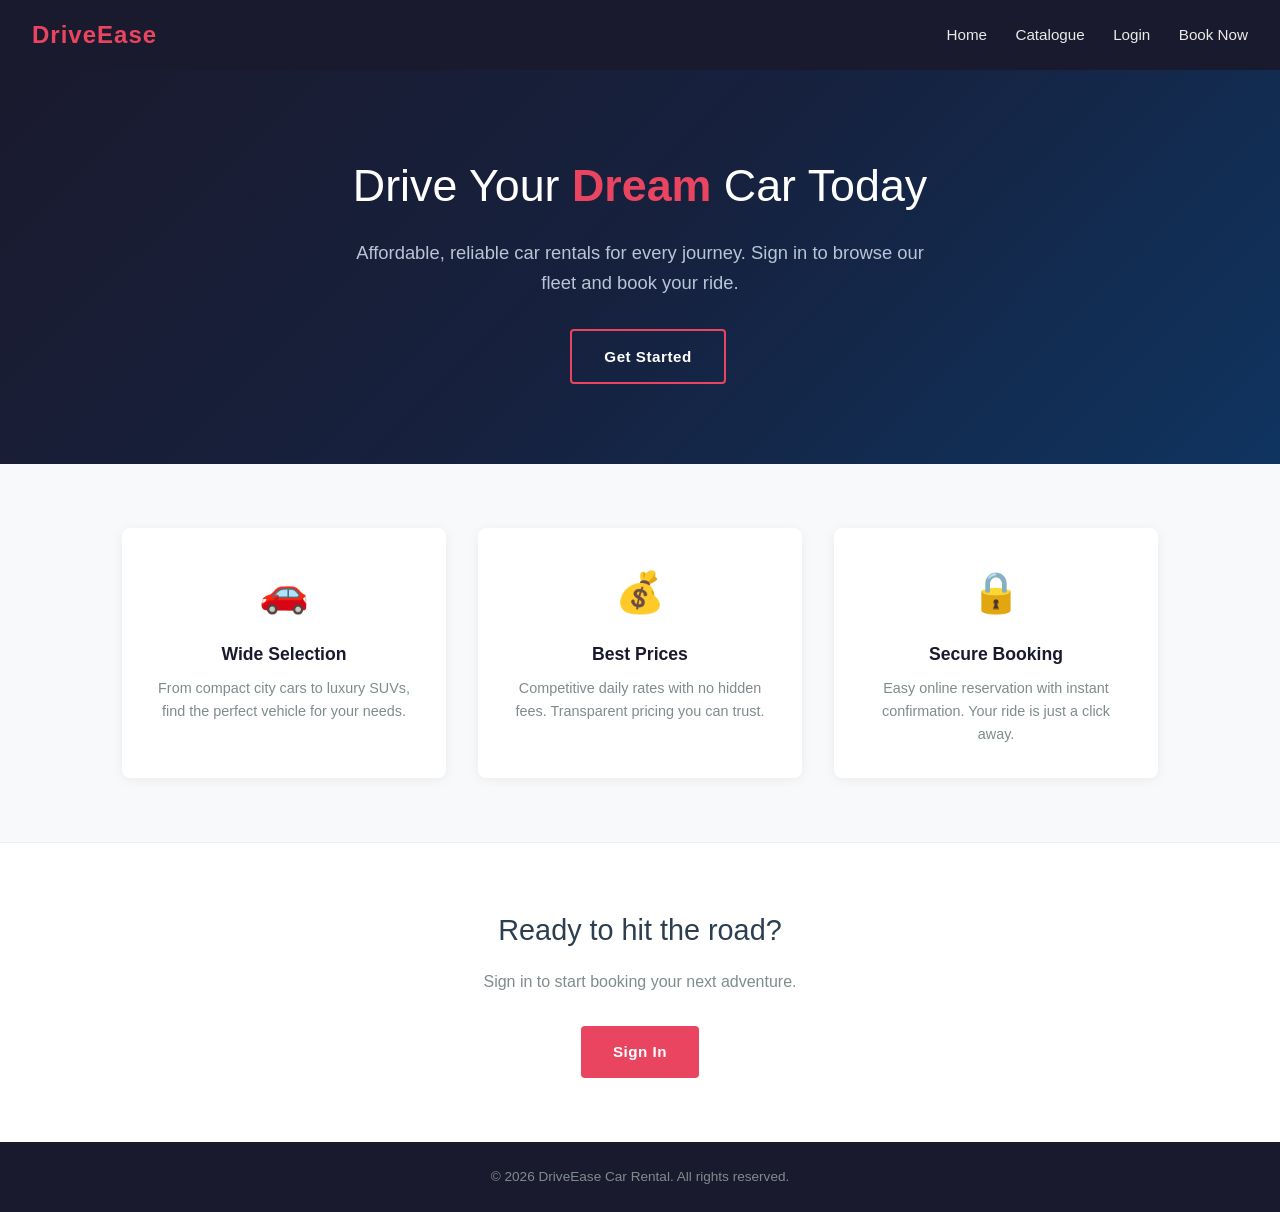
<file: index.html>
<!DOCTYPE html>
<html lang="en">
<head>
  <meta charset="UTF-8">
  <meta name="viewport" content="width=device-width, initial-scale=1.0">
  <title>DriveEase — Car Rental</title>
  <link rel="stylesheet" href="style.css">
</head>
<body>

  <header>
    <a href="index.html" class="logo">DriveEase</a>
    <nav>
      <a href="index.html">Home</a>
      <a href="catalogue.html">Catalogue</a>
      <a href="login.html">Login</a>
      <a href="register.html">Book Now</a>
    </nav>
  </header>

  <section class="hero">
    <h1>Drive Your <span>Dream</span> Car Today</h1>
    <p>Affordable, reliable car rentals for every journey. Sign in to browse our fleet and book your ride.</p>
    <a href="login.html" class="btn btn-outline">Get Started</a>
  </section>

  <section class="features">
    <div class="feature-card">
      <div class="icon">&#128663;</div>
      <h3>Wide Selection</h3>
      <p>From compact city cars to luxury SUVs, find the perfect vehicle for your needs.</p>
    </div>
    <div class="feature-card">
      <div class="icon">&#128176;</div>
      <h3>Best Prices</h3>
      <p>Competitive daily rates with no hidden fees. Transparent pricing you can trust.</p>
    </div>
    <div class="feature-card">
      <div class="icon">&#128274;</div>
      <h3>Secure Booking</h3>
      <p>Easy online reservation with instant confirmation. Your ride is just a click away.</p>
    </div>
  </section>

  <section class="cta">
    <h2>Ready to hit the road?</h2>
    <p>Sign in to start booking your next adventure.</p>
    <a href="login.html" class="btn btn-primary">Sign In</a>
  </section>

  <footer>
    <p>&copy; 2026 DriveEase Car Rental. All rights reserved.</p>
  </footer>

</body>
</html>
</file>
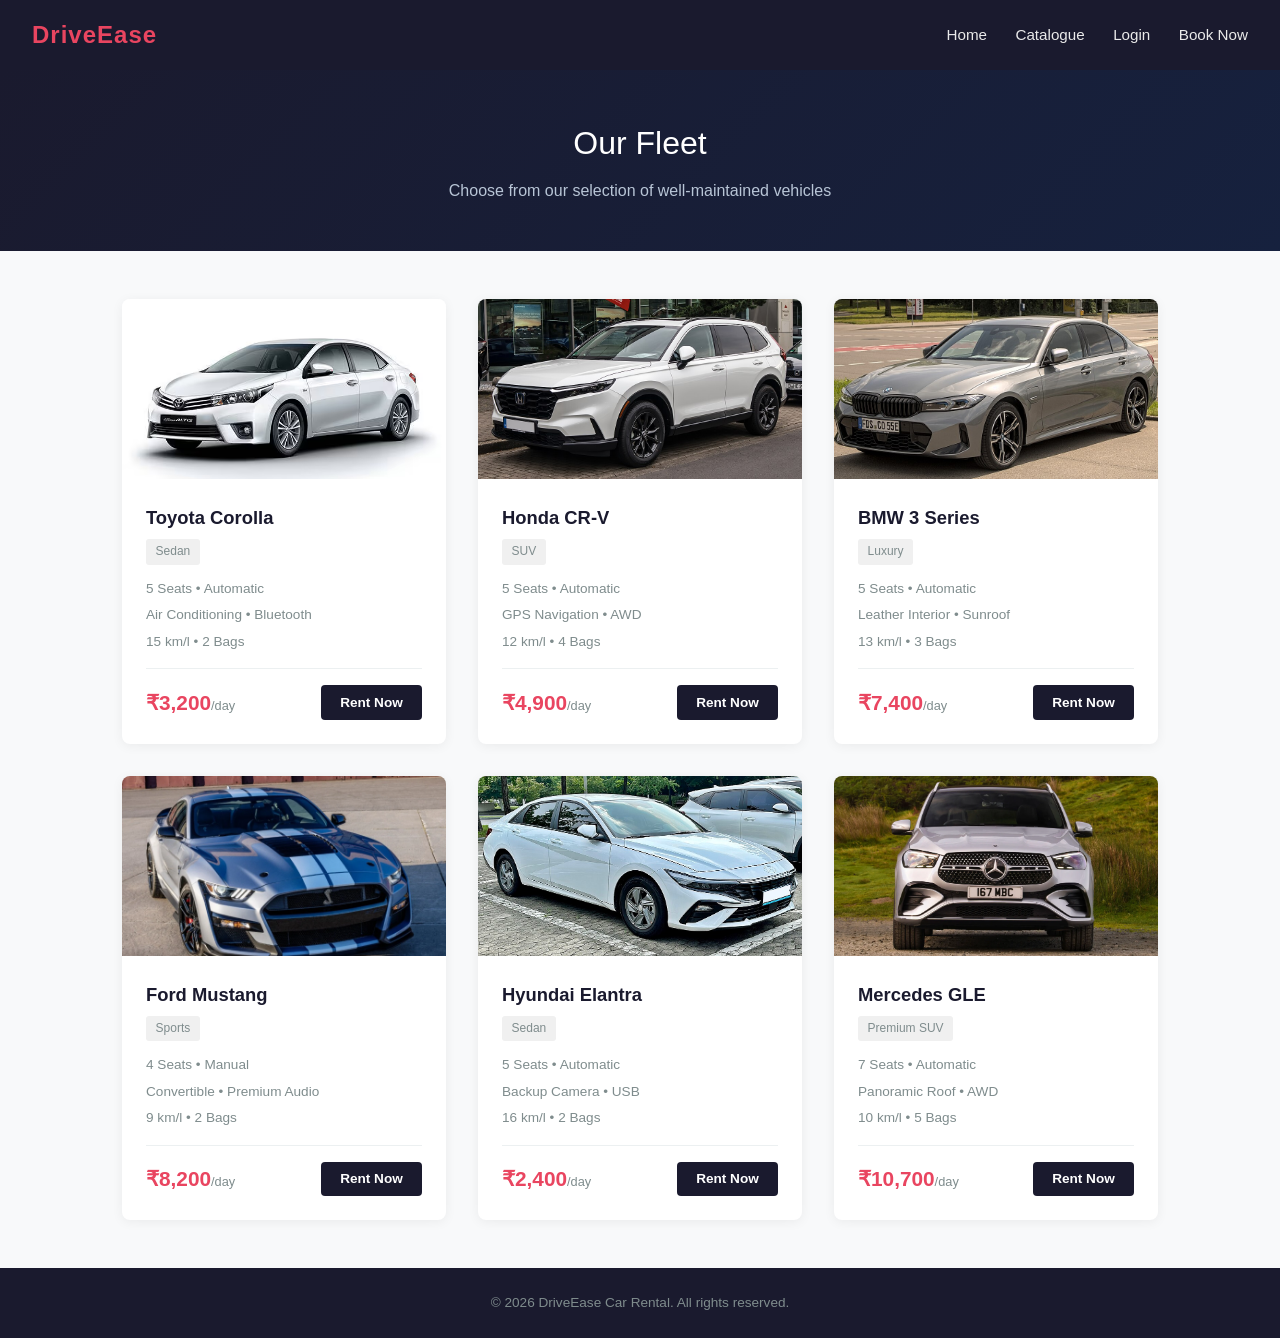
<file: catalogue.html>
<!DOCTYPE html>
<html lang="en">
<head>
  <meta charset="UTF-8">
  <meta name="viewport" content="width=device-width, initial-scale=1.0">
  <title>Catalogue — DriveEase</title>
  <link rel="stylesheet" href="style.css">
</head>
<body>

  <header>
    <a href="index.html" class="logo">DriveEase</a>
    <nav>
      <a href="index.html">Home</a>
      <a href="catalogue.html">Catalogue</a>
      <a href="login.html">Login</a>
      <a href="register.html">Book Now</a>
    </nav>
  </header>

  <div id="auth-banner" class="auth-banner" style="display:none;">
    Signed in as <strong id="user-greeting"></strong>
  </div>

  <section class="page-header">
    <h1>Our Fleet</h1>
    <p>Choose from our selection of well-maintained vehicles</p>
  </section>

  <section class="catalogue">

    <div class="car-card">
      <div class="car-image">
        <img src="images/corolla.jpg" alt="Toyota Corolla sedan">
      </div>
      <div class="car-details">
        <h3>Toyota Corolla</h3>
        <span class="car-type">Sedan</span>
        <ul class="car-specs">
          <li>5 Seats &bull; Automatic</li>
          <li>Air Conditioning &bull; Bluetooth</li>
          <li>15 km/l &bull; 2 Bags</li>
        </ul>
        <div class="car-footer">
          <div class="price">&#8377;3,200<span>/day</span></div>
          <button type="button" class="btn-rent" data-car="Toyota Corolla">Rent Now</button>
        </div>
      </div>
    </div>

    <div class="car-card">
      <div class="car-image">
        <img src="images/crv.jpg" alt="Honda CR-V SUV">
      </div>
      <div class="car-details">
        <h3>Honda CR-V</h3>
        <span class="car-type">SUV</span>
        <ul class="car-specs">
          <li>5 Seats &bull; Automatic</li>
          <li>GPS Navigation &bull; AWD</li>
          <li>12 km/l &bull; 4 Bags</li>
        </ul>
        <div class="car-footer">
          <div class="price">&#8377;4,900<span>/day</span></div>
          <button type="button" class="btn-rent" data-car="Honda CR-V">Rent Now</button>
        </div>
      </div>
    </div>

    <div class="car-card">
      <div class="car-image">
        <img src="images/bmw.jpg" alt="BMW 3 Series luxury sedan">
      </div>
      <div class="car-details">
        <h3>BMW 3 Series</h3>
        <span class="car-type">Luxury</span>
        <ul class="car-specs">
          <li>5 Seats &bull; Automatic</li>
          <li>Leather Interior &bull; Sunroof</li>
          <li>13 km/l &bull; 3 Bags</li>
        </ul>
        <div class="car-footer">
          <div class="price">&#8377;7,400<span>/day</span></div>
          <button type="button" class="btn-rent" data-car="BMW 3 Series">Rent Now</button>
        </div>
      </div>
    </div>

    <div class="car-card">
      <div class="car-image">
        <img src="images/mustang.jpg" alt="Ford Mustang sports car">
      </div>
      <div class="car-details">
        <h3>Ford Mustang</h3>
        <span class="car-type">Sports</span>
        <ul class="car-specs">
          <li>4 Seats &bull; Manual</li>
          <li>Convertible &bull; Premium Audio</li>
          <li>9 km/l &bull; 2 Bags</li>
        </ul>
        <div class="car-footer">
          <div class="price">&#8377;8,200<span>/day</span></div>
          <button type="button" class="btn-rent" data-car="Ford Mustang">Rent Now</button>
        </div>
      </div>
    </div>

    <div class="car-card">
      <div class="car-image">
        <img src="images/elantra.jpg" alt="Hyundai Elantra compact car">
      </div>
      <div class="car-details">
        <h3>Hyundai Elantra</h3>
        <span class="car-type">Sedan</span>
        <ul class="car-specs">
          <li>5 Seats &bull; Automatic</li>
          <li>Backup Camera &bull; USB</li>
          <li>16 km/l &bull; 2 Bags</li>
        </ul>
        <div class="car-footer">
          <div class="price">&#8377;2,400<span>/day</span></div>
          <button type="button" class="btn-rent" data-car="Hyundai Elantra">Rent Now</button>
        </div>
      </div>
    </div>

    <div class="car-card">
      <div class="car-image">
        <img src="images/mercedes.jpg" alt="Mercedes GLE premium SUV">
      </div>
      <div class="car-details">
        <h3>Mercedes GLE</h3>
        <span class="car-type">Premium SUV</span>
        <ul class="car-specs">
          <li>7 Seats &bull; Automatic</li>
          <li>Panoramic Roof &bull; AWD</li>
          <li>10 km/l &bull; 5 Bags</li>
        </ul>
        <div class="car-footer">
          <div class="price">&#8377;10,700<span>/day</span></div>
          <button type="button" class="btn-rent" data-car="Mercedes GLE">Rent Now</button>
        </div>
      </div>
    </div>

  </section>

  <footer>
    <p>&copy; 2026 DriveEase Car Rental. All rights reserved.</p>
  </footer>

  <script>
    var userName = sessionStorage.getItem('userName');
    if (sessionStorage.getItem('loggedIn') === 'true' && userName) {
      document.getElementById('user-greeting').textContent = userName;
      document.getElementById('auth-banner').style.display = 'block';
    }

    document.querySelectorAll('.btn-rent').forEach(function (btn) {
      btn.addEventListener('click', function () {
        var carName = this.getAttribute('data-car');
        window.location.href = 'register.html?car=' + encodeURIComponent(carName);
      });
    });
  </script>

</body>
</html>
</file>
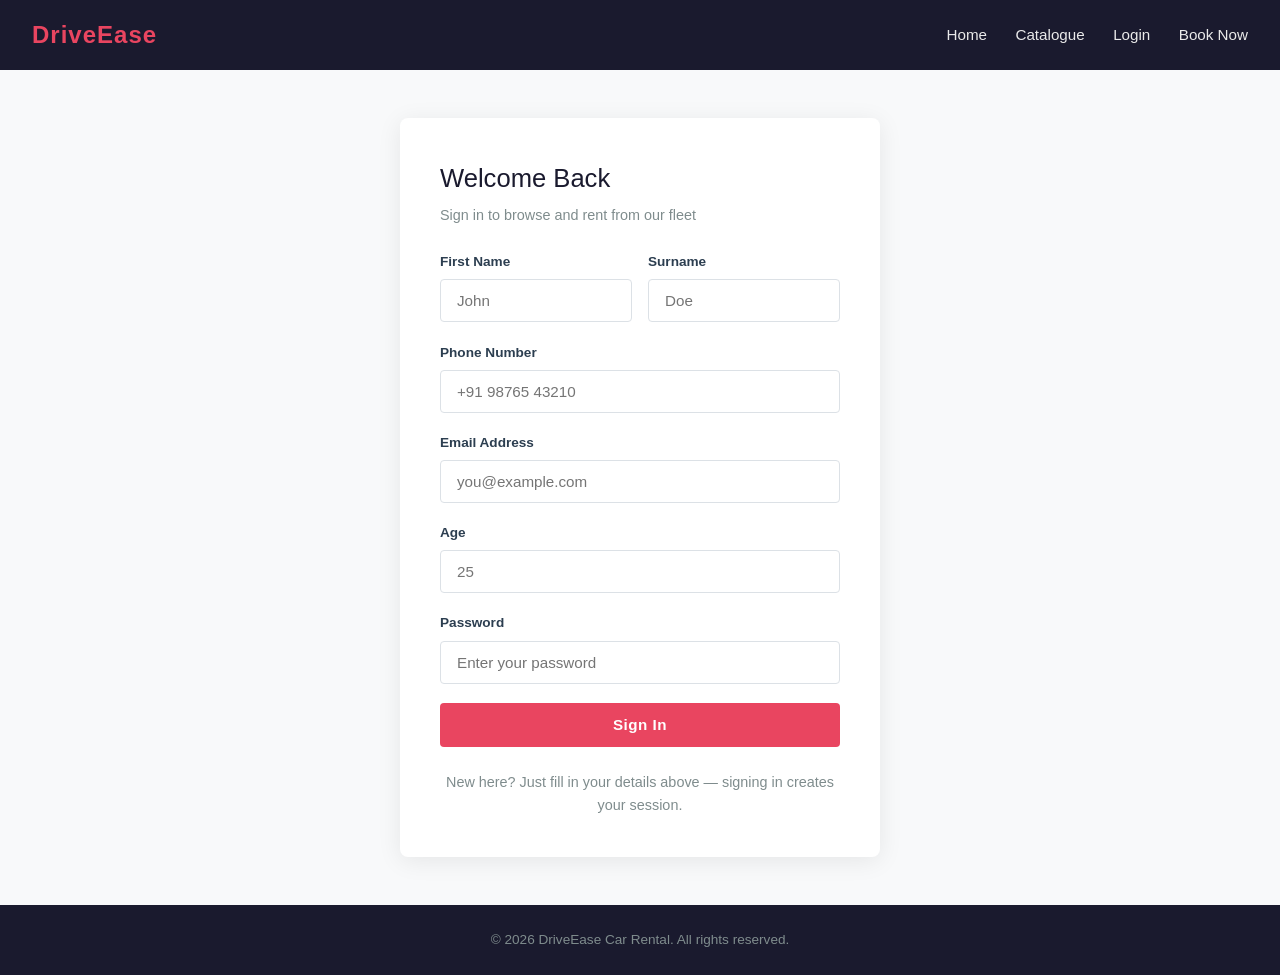
<file: login.html>
<!DOCTYPE html>
<html lang="en">
<head>
  <meta charset="UTF-8">
  <meta name="viewport" content="width=device-width, initial-scale=1.0">
  <title>Login — DriveEase</title>
  <link rel="stylesheet" href="style.css">
</head>
<body>

  <header>
    <a href="index.html" class="logo">DriveEase</a>
    <nav>
      <a href="index.html">Home</a>
      <a href="catalogue.html">Catalogue</a>
      <a href="login.html">Login</a>
      <a href="register.html">Book Now</a>
    </nav>
  </header>

  <div class="login-wrapper">
    <div class="login-card">
      <h1>Welcome Back</h1>
      <p class="subtitle">Sign in to browse and rent from our fleet</p>

      <form id="login-form" action="#" method="post">
        <div class="form-row">
          <div>
            <label for="firstname">First Name</label>
            <input type="text" id="firstname" name="firstname" placeholder="John" required>
          </div>
          <div>
            <label for="surname">Surname</label>
            <input type="text" id="surname" name="surname" placeholder="Doe" required>
          </div>
        </div>

        <label for="phone">Phone Number</label>
        <input type="tel" id="phone" name="phone" placeholder="+91 98765 43210" required>

        <label for="email">Email Address</label>
        <input type="email" id="email" name="email" placeholder="you@example.com" required>

        <label for="age">Age</label>
        <input type="number" id="age" name="age" placeholder="25" min="18" max="100" required>

        <label for="password">Password</label>
        <input type="password" id="password" name="password" placeholder="Enter your password" required>

        <button type="submit" class="btn btn-primary" style="width:100%;">Sign In</button>
      </form>

      <div id="login-confirmation" class="confirmation">
        <div class="check">&#10003;</div>
        <h2>Signed In Successfully</h2>
        <p id="login-message">Welcome back! You are now signed in to your DriveEase account.</p>
        <a href="catalogue.html" class="btn-link">Browse Cars</a>
      </div>

      <p class="form-footer" id="login-footer">
        New here? Just fill in your details above — signing in creates your session.
      </p>
    </div>
  </div>

  <footer>
    <p>&copy; 2026 DriveEase Car Rental. All rights reserved.</p>
  </footer>

  <script>
    document.getElementById('login-form').addEventListener('submit', function (e) {
      e.preventDefault();
      var firstName = document.getElementById('firstname').value;
      var surname = document.getElementById('surname').value;
      var email = document.getElementById('email').value;
      var phone = document.getElementById('phone').value;
      var age = document.getElementById('age').value;
      document.getElementById('login-message').textContent =
        'Welcome back, ' + firstName + '! You are now signed in to your DriveEase account.';
      sessionStorage.setItem('loggedIn', 'true');
      sessionStorage.setItem('userName', firstName);
      sessionStorage.setItem('userSurname', surname);
      sessionStorage.setItem('userPhone', phone);
      sessionStorage.setItem('userAge', age);
      this.classList.add('form-hidden');
      document.getElementById('login-footer').classList.add('form-hidden');
      document.getElementById('login-confirmation').classList.add('show');
    });
  </script>

</body>
</html>
</file>
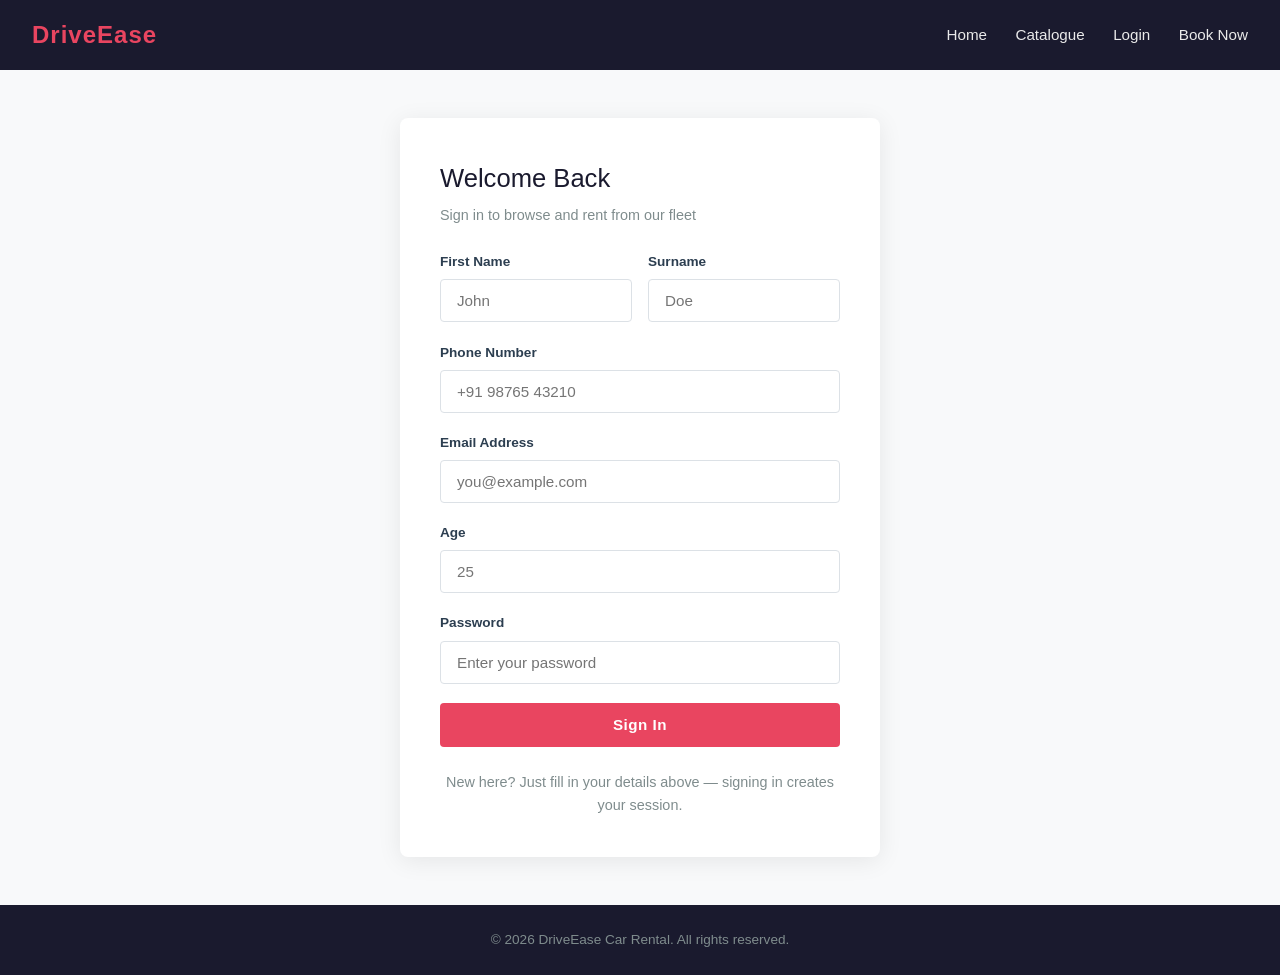
<file: register.html>
<!DOCTYPE html>
<html lang="en">
<head>
  <meta charset="UTF-8">
  <meta name="viewport" content="width=device-width, initial-scale=1.0">
  <title>Confirm Booking — DriveEase</title>
  <link rel="stylesheet" href="style.css">
</head>
<body>

  <header>
    <a href="index.html" class="logo">DriveEase</a>
    <nav>
      <a href="index.html">Home</a>
      <a href="catalogue.html">Catalogue</a>
      <a href="login.html">Login</a>
      <a href="register.html">Book Now</a>
    </nav>
  </header>

  <div class="booking-wrapper">
    <div class="booking-card">
      <h1>Confirm Your Booking</h1>
      <p class="subtitle">Tell us when and where, and we'll get your car ready</p>

      <div id="car-chip" class="car-chip" style="display:none;">
        <span id="car-chip-name"><strong></strong></span>
        <span>SELECTED CAR</span>
      </div>

      <form id="booking-form" action="#" method="post">
        <div class="form-row">
          <div>
            <label for="pickup-date">Pickup Date</label>
            <input type="date" id="pickup-date" name="pickup-date" required>
          </div>
          <div>
            <label for="return-date">Return Date</label>
            <input type="date" id="return-date" name="return-date" required>
          </div>
        </div>
        <p id="date-error" class="error-msg">Return date must be after the pickup date.</p>

        <label for="pickup-location">Pickup Location</label>
        <input type="text" id="pickup-location" name="pickup-location" placeholder="e.g. Andheri, Mumbai" required>

        <label for="dropoff-location">Drop-off Location</label>
        <input type="text" id="dropoff-location" name="dropoff-location" placeholder="e.g. Bandra, Mumbai" required>

        <button type="submit" class="btn btn-primary" style="width:100%;">Confirm Booking</button>
      </form>

      <div id="booking-confirmation" class="confirmation">
        <div class="check">&#10003;</div>
        <h2>Booking Confirmed</h2>
        <p id="booking-message">Your car is reserved. Here are the details:</p>

        <div class="booking-summary">
          <div><span>Car</span><span id="summary-car">—</span></div>
          <div><span>Pickup</span><span id="summary-pickup-date">—</span></div>
          <div><span>Return</span><span id="summary-return-date">—</span></div>
          <div><span>Pickup Location</span><span id="summary-pickup-loc">—</span></div>
          <div><span>Drop-off Location</span><span id="summary-dropoff-loc">—</span></div>
        </div>

        <a href="catalogue.html" class="btn-link">Browse More Cars</a>
      </div>

      <p class="form-footer" id="booking-footer">
        Changed your mind? <a href="catalogue.html">Back to Catalogue</a>
      </p>
    </div>
  </div>

  <footer>
    <p>&copy; 2026 DriveEase Car Rental. All rights reserved.</p>
  </footer>

  <script>
    // Booking requires a signed-in session, same as the catalogue
    if (sessionStorage.getItem('loggedIn') !== 'true') {
      window.location.href = 'login.html';
    }

    // Pick up the car name passed from the catalogue's "Rent Now" button
    var params = new URLSearchParams(window.location.search);
    var carName = params.get('car') || 'Any available car';

    var chip = document.getElementById('car-chip');
    var chipName = document.getElementById('car-chip-name');
    if (params.get('car')) {
      chipName.innerHTML = '<strong>' + carName + '</strong>';
      chip.style.display = 'flex';
    }

    function formatDate(value) {
      if (!value) return '—';
      var d = new Date(value + 'T00:00:00');
      return d.toLocaleDateString('en-IN', { day: 'numeric', month: 'short', year: 'numeric' });
    }

    document.getElementById('booking-form').addEventListener('submit', function (e) {
      e.preventDefault();

      var pickupDate = document.getElementById('pickup-date').value;
      var returnDate = document.getElementById('return-date').value;
      var errorEl = document.getElementById('date-error');

      if (returnDate <= pickupDate) {
        errorEl.classList.add('show');
        return;
      }
      errorEl.classList.remove('show');

      var pickupLoc = document.getElementById('pickup-location').value;
      var dropoffLoc = document.getElementById('dropoff-location').value;

      document.getElementById('summary-car').textContent = carName;
      document.getElementById('summary-pickup-date').textContent = formatDate(pickupDate);
      document.getElementById('summary-return-date').textContent = formatDate(returnDate);
      document.getElementById('summary-pickup-loc').textContent = pickupLoc;
      document.getElementById('summary-dropoff-loc').textContent = dropoffLoc;

      this.classList.add('form-hidden');
      document.getElementById('booking-footer').classList.add('form-hidden');
      document.getElementById('booking-confirmation').classList.add('show');
    });
  </script>

</body>
</html>
</file>
<file: style.css>
/* --- Base Styles --- */
* { margin: 0; padding: 0; box-sizing: border-box; }
body {
  font-family: 'Segoe UI', Tahoma, Geneva, Verdana, sans-serif;
  color: #2c3e50;
  background: #f8f9fa;
  line-height: 1.6;
  min-height: 100vh;
  display: flex;
  flex-direction: column;
}

/* --- Layout Components --- */
header {
  background: #1a1a2e;
  padding: 1rem 2rem;
  display: flex;
  justify-content: space-between;
  align-items: center;
}
.logo {
  color: #e94560;
  font-size: 1.5rem;
  font-weight: 700;
  letter-spacing: 1px;
  text-decoration: none;
}
nav a {
  color: #eaeaea;
  text-decoration: none;
  margin-left: 1.5rem;
  font-size: 0.95rem;
  transition: color 0.2s;
}
nav a:hover { color: #e94560; }
footer {
  background: #1a1a2e;
  color: #7f8c8d;
  text-align: center;
  padding: 1.5rem;
  font-size: 0.85rem;
  margin-top: auto;
}

/* --- Buttons --- */
.btn {
  display: inline-block;
  padding: 0.85rem 2rem;
  border-radius: 4px;
  text-decoration: none;
  font-size: 0.95rem;
  font-weight: 600;
  letter-spacing: 0.5px;
  transition: transform 0.2s, box-shadow 0.2s, background 0.2s;
  border: none;
  cursor: pointer;
  font-family: inherit;
}
.btn:hover { transform: translateY(-2px); box-shadow: 0 4px 15px rgba(0,0,0,0.2); }
.btn-primary { background: #e94560; color: #fff; }
.btn-primary:hover { background: #d63851; }
.btn-outline {
  background: transparent;
  color: #fff;
  border: 2px solid #e94560;
  margin-left: 1rem;
}
.btn-rent {
  background: #1a1a2e;
  color: #fff;
  border: none;
  padding: 0.6rem 1.2rem;
  border-radius: 4px;
  font-size: 0.85rem;
  font-weight: 600;
  cursor: pointer;
  font-family: inherit;
}
.btn-rent:hover { background: #e94560; }

/* --- Landing Page Sections (index.html) --- */
.hero {
  background: linear-gradient(135deg, #1a1a2e 0%, #16213e 50%, #0f3460 100%);
  color: #fff;
  text-align: center;
  padding: 5rem 2rem;
}
.hero h1 { font-size: 2.8rem; font-weight: 300; margin-bottom: 1rem; }
.hero h1 span { color: #e94560; font-weight: 700; }
.hero p { font-size: 1.15rem; color: #b8c5d6; max-width: 600px; margin: 0 auto 2rem; }

.features {
  max-width: 1100px;
  margin: 0 auto;
  padding: 4rem 2rem;
  display: grid;
  grid-template-columns: repeat(3, 1fr);
  gap: 2rem;
}
.feature-card {
  background: #fff;
  border-radius: 8px;
  padding: 2rem;
  text-align: center;
  box-shadow: 0 2px 12px rgba(0,0,0,0.06);
}
.feature-card .icon { font-size: 2.5rem; margin-bottom: 1rem; }
.feature-card h3 { color: #1a1a2e; margin-bottom: 0.5rem; font-size: 1.1rem; }
.feature-card p { color: #7f8c8d; font-size: 0.9rem; }

.cta {
  background: #fff;
  text-align: center;
  padding: 4rem 2rem;
  border-top: 1px solid #ecf0f1;
}
.cta h2 { font-size: 1.8rem; font-weight: 300; margin-bottom: 1rem; }
.cta p { color: #7f8c8d; margin-bottom: 2rem; }

/* --- Catalogue Page (catalogue.html) --- */
.page-header {
  background: linear-gradient(135deg, #1a1a2e 0%, #16213e 100%);
  color: #fff;
  text-align: center;
  padding: 3rem 2rem;
}
.page-header h1 { font-size: 2rem; font-weight: 300; margin-bottom: 0.5rem; }
.page-header p { color: #b8c5d6; font-size: 1rem; }

.catalogue {
  max-width: 1100px;
  margin: 0 auto;
  padding: 3rem 2rem;
  display: grid;
  grid-template-columns: repeat(3, 1fr);
  gap: 2rem;
}
.car-card {
  background: #fff;
  border-radius: 8px;
  overflow: hidden;
  box-shadow: 0 2px 12px rgba(0,0,0,0.06);
  transition: transform 0.2s, box-shadow 0.2s;
}
.car-card:hover { transform: translateY(-4px); box-shadow: 0 8px 24px rgba(0,0,0,0.1); }
.car-image { height: 180px; overflow: hidden; background: #ecf0f1; }
.car-image img { width: 100%; height: 100%; object-fit: cover; display: block; }
.car-details { padding: 1.5rem; }
.car-details h3 { font-size: 1.15rem; color: #1a1a2e; margin-bottom: 0.3rem; }
.car-type {
  display: inline-block;
  background: #f0f0f0;
  color: #7f8c8d;
  font-size: 0.75rem;
  padding: 0.2rem 0.6rem;
  border-radius: 3px;
  margin-bottom: 0.8rem;
}
.car-specs { list-style: none; font-size: 0.85rem; color: #7f8c8d; margin-bottom: 1rem; }
.car-specs li { margin-bottom: 0.3rem; }
.car-footer {
  display: flex;
  justify-content: space-between;
  align-items: center;
  border-top: 1px solid #ecf0f1;
  padding-top: 1rem;
}
.price { font-size: 1.3rem; font-weight: 700; color: #e94560; }
.price span { font-size: 0.8rem; font-weight: 400; color: #7f8c8d; }

.auth-banner {
  background: #e8f8ef;
  color: #1a1a2e;
  text-align: center;
  padding: 0.6rem 1rem;
  font-size: 0.88rem;
  border-bottom: 1px solid #c8ecd8;
}
.auth-banner strong { color: #27ae60; }

/* Toast Notifications */
.toast-container {
  position: fixed;
  bottom: 2rem;
  right: 2rem;
  z-index: 1000;
  display: flex;
  flex-direction: column;
  gap: 0.75rem;
}
.toast {
  background: #1a1a2e;
  color: #fff;
  padding: 1rem 1.5rem;
  border-radius: 6px;
  box-shadow: 0 4px 20px rgba(0,0,0,0.15);
  font-size: 0.9rem;
  display: flex;
  align-items: center;
  gap: 0.75rem;
  min-width: 280px;
  opacity: 0;
  transform: translateX(120%);
  transition: opacity 0.3s, transform 0.3s;
}
.toast.show { opacity: 1; transform: translateX(0); }
.toast-icon {
  background: #27ae60;
  color: #fff;
  width: 28px;
  height: 28px;
  border-radius: 50%;
  display: flex;
  align-items: center;
  justify-content: center;
  font-size: 0.85rem;
  flex-shrink: 0;
}
.toast-text strong { display: block; font-size: 0.95rem; margin-bottom: 0.15rem; }
.toast-text span { color: #b8c5d6; font-size: 0.82rem; }

/* --- Forms & Cards (login.html & register.html) --- */
.login-wrapper, .booking-wrapper {
  flex: 1;
  display: flex;
  align-items: center;
  justify-content: center;
  padding: 3rem 1rem;
}
.login-card, .booking-card {
  background: #fff;
  border-radius: 8px;
  box-shadow: 0 4px 24px rgba(0,0,0,0.08);
  padding: 2.5rem;
  width: 100%;
  max-width: 480px;
}
.login-card h1, .booking-card h1 {
  font-size: 1.6rem;
  font-weight: 400;
  color: #1a1a2e;
  margin-bottom: 0.3rem;
}
.subtitle { color: #7f8c8d; font-size: 0.9rem; margin-bottom: 1.5rem; }
.form-row { display: grid; grid-template-columns: 1fr 1fr; gap: 1rem; }

label {
  display: block;
  font-size: 0.85rem;
  font-weight: 600;
  color: #2c3e50;
  margin-bottom: 0.4rem;
}
input[type="text"], input[type="number"], input[type="tel"], input[type="email"], input[type="password"], input[type="date"] {
  width: 100%;
  padding: 0.75rem 1rem;
  border: 1px solid #dce1e6;
  border-radius: 4px;
  font-size: 0.95rem;
  margin-bottom: 1.2rem;
  font-family: inherit;
  transition: border-color 0.2s;
}
input:focus { outline: none; border-color: #e94560; }

.form-footer {
  text-align: center;
  margin-top: 1.5rem;
  font-size: 0.9rem;
  color: #7f8c8d;
}
.form-footer a { color: #e94560; text-decoration: none; font-weight: 600; }
.form-footer a:hover { text-decoration: underline; }
.form-hidden { display: none; }

.error-msg {
  color: #e94560;
  font-size: 0.85rem;
  margin: -0.8rem 0 1rem;
  display: none;
}
.error-msg.show { display: block; }

/* Booking Page Unique Components */
.car-chip {
  display: flex;
  align-items: center;
  justify-content: space-between;
  background: #f8f9fa;
  border: 1px solid #ecf0f1;
  border-radius: 6px;
  padding: 0.85rem 1rem;
  margin-bottom: 1.5rem;
  font-size: 0.9rem;
}
.car-chip strong { color: #1a1a2e; }
.car-chip span { color: #e94560; font-size: 0.8rem; font-weight: 600; }

/* Confirmation Views */
.confirmation { display: none; text-align: center; padding: 1rem 0; }
.confirmation.show { display: block; }
.confirmation .check {
  width: 64px;
  height: 64px;
  background: #e8f8ef;
  color: #27ae60;
  border-radius: 50%;
  display: flex;
  align-items: center;
  justify-content: center;
  font-size: 2rem;
  margin: 0 auto 1.2rem;
}
.confirmation h2 { font-size: 1.4rem; font-weight: 500; color: #1a1a2e; margin-bottom: 0.5rem; }
.confirmation p { color: #7f8c8d; font-size: 0.95rem; margin-bottom: 1.5rem; }
.confirmation .btn-link {
  display: inline-block;
  padding: 0.75rem 1.5rem;
  background: #1a1a2e;
  color: #fff;
  text-decoration: none;
  border-radius: 4px;
  font-size: 0.9rem;
  font-weight: 600;
}
.confirmation .btn-link:hover { background: #e94560; }

.booking-summary {
  background: #f8f9fa;
  border-radius: 6px;
  padding: 1rem 1.2rem;
  text-align: left;
  font-size: 0.88rem;
  color: #2c3e50;
  margin-bottom: 1.5rem;
}
.booking-summary div {
  display: flex;
  justify-content: space-between;
  padding: 0.35rem 0;
  border-bottom: 1px solid #ecf0f1;
}
.booking-summary div:last-child { border-bottom: none; }
.booking-summary span:first-child { color: #7f8c8d; }
.booking-summary span:last-child { font-weight: 600; color: #1a1a2e; }
</file>
